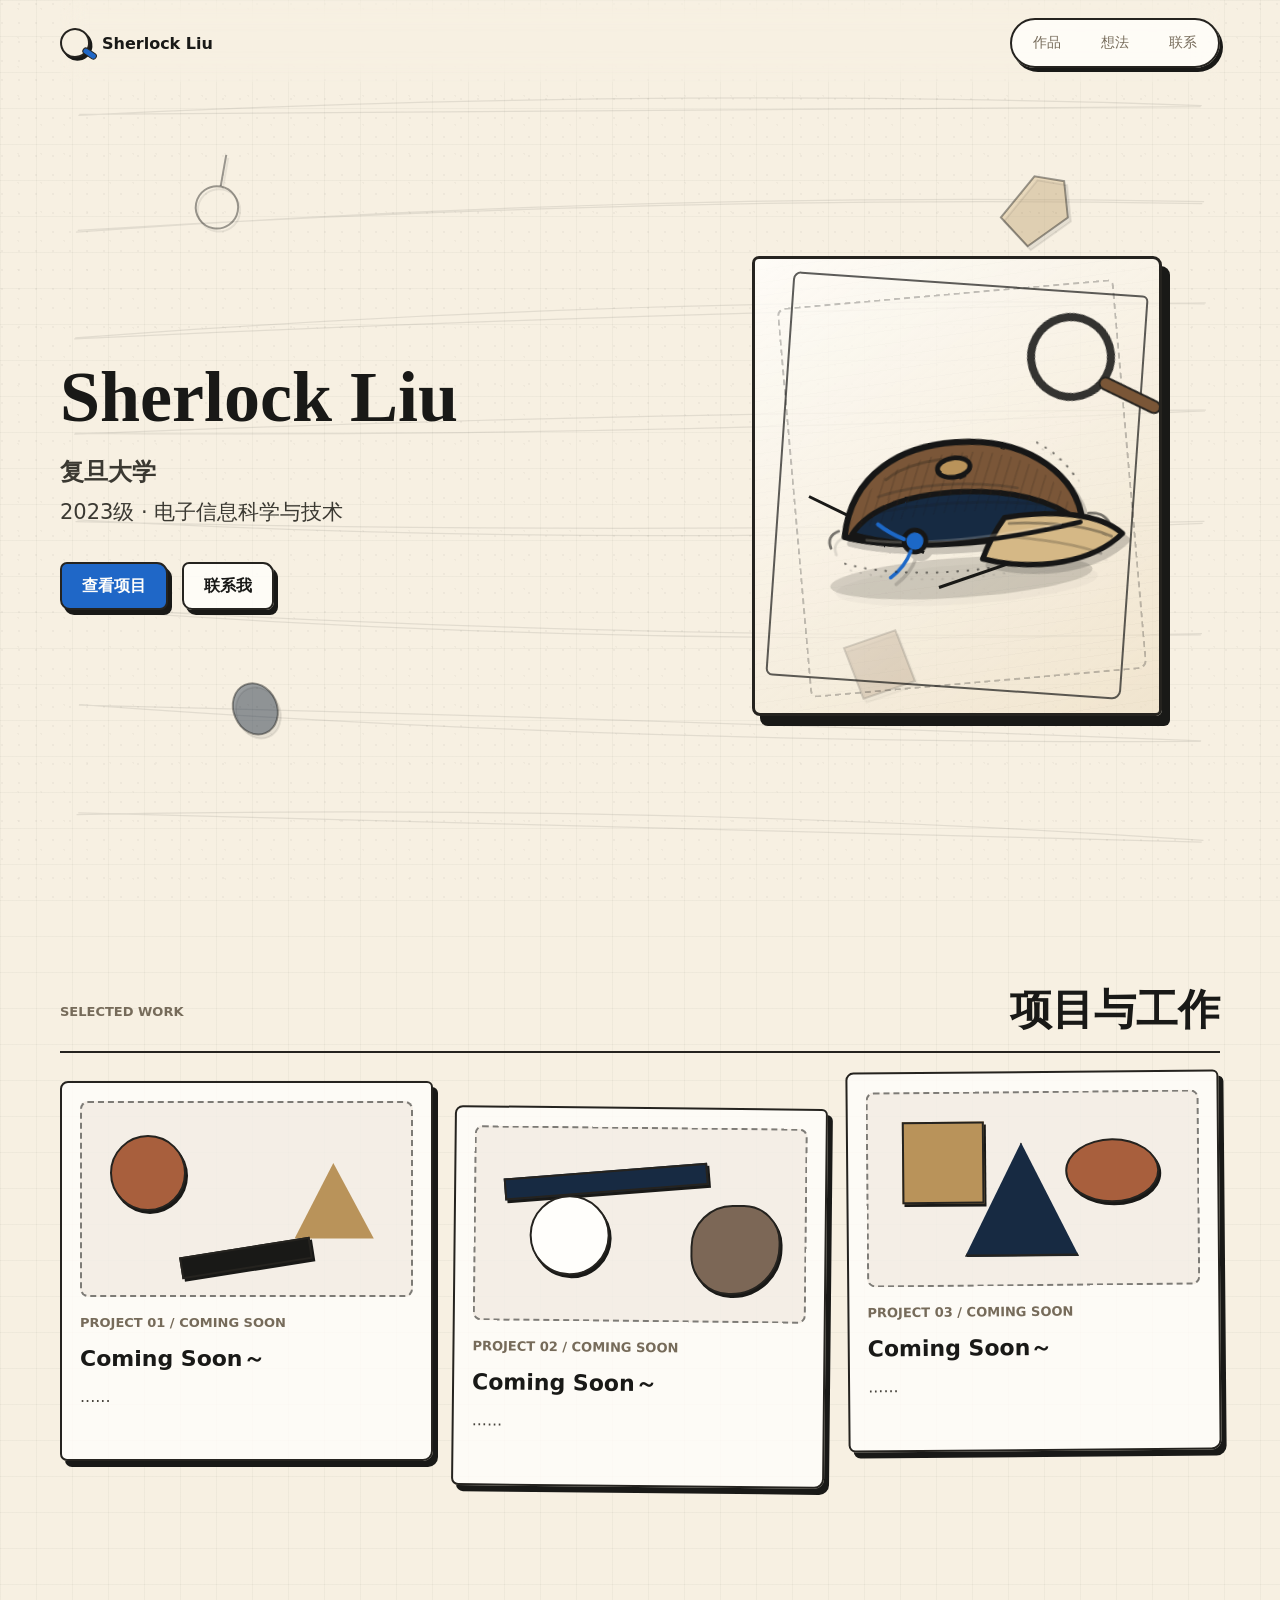
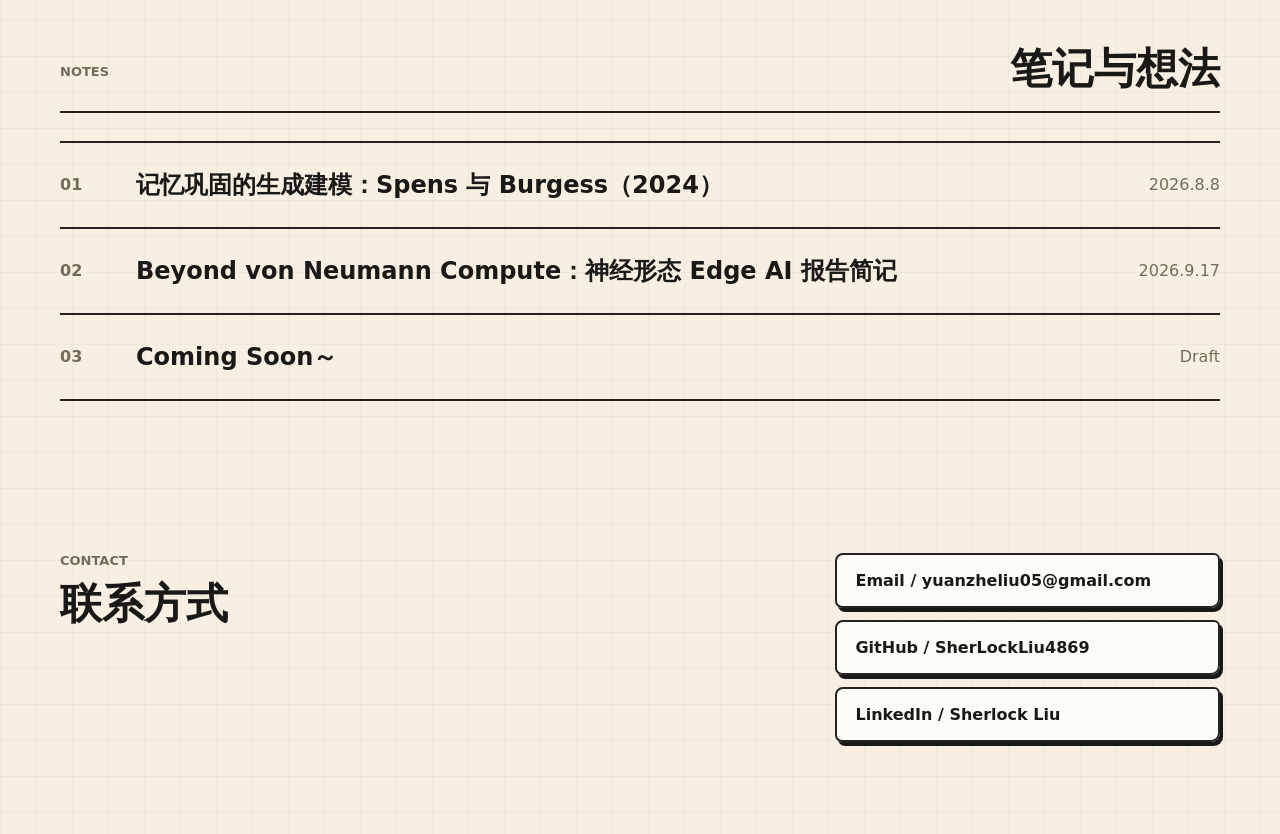
<file: index.html>
<!doctype html>
<html lang="zh-CN">
  <head>
    <meta charset="utf-8">
    <meta name="viewport" content="width=device-width, initial-scale=1">
    <title>Sherlock Liu | Personal Website</title>
    <meta name="description" content="Sherlock Liu 的个人网站：作品、想法和正在进行的实验。">
    <link rel="stylesheet" href="./styles.css">
  </head>
  <body>
    <canvas id="motion-field" aria-hidden="true"></canvas>
    <div class="grain" aria-hidden="true"></div>

    <header class="site-header">
      <a class="brand" href="#top" aria-label="回到首页">
        <span class="brand-mark" aria-hidden="true"></span>
        <span>Sherlock Liu</span>
      </a>
      <nav class="nav-links" aria-label="主导航">
        <a href="#work">作品</a>
        <a href="#notes">想法</a>
        <a href="#contact">联系</a>
      </nav>
    </header>

    <main id="top">
      <section class="hero section-band" aria-labelledby="hero-title">
        <div class="hero-copy">
          <h1 id="hero-title">Sherlock Liu</h1>
          <p class="hero-profile">
            <strong>复旦大学</strong>
            <span>2023级 · 电子信息科学与技术</span>
          </p>
          <div class="hero-actions">
            <a class="button primary" href="#work">查看项目</a>
            <a class="button ghost" href="#contact">联系我</a>
          </div>
        </div>

        <div class="portrait-stage" aria-label="复古手绘个人标识插图">
          <div class="sketch-card" role="button" tabindex="0" aria-label="触发个人标识动画">
            <div class="magnifier"></div>
            <div class="hand-line line-a"></div>
            <div class="hand-line line-b"></div>
            <div class="detective-object">
              <img class="detective-hat-asset" src="./assets/detective-cap.svg" alt="手绘复古侦探帽">
            </div>
          </div>
        </div>
      </section>

      <section class="section-band work" id="work" aria-labelledby="work-title">
        <div class="section-heading">
          <p class="eyebrow">Selected Work</p>
          <h2 id="work-title">项目与工作</h2>
        </div>
        <div class="work-grid">
          <article class="work-item">
            <div class="work-figure figure-one" aria-hidden="true">
              <span></span><span></span><span></span>
            </div>
            <div>
              <p class="meta">Project 01 / Coming Soon</p>
              <h3>Coming Soon～</h3>
              <p>......</p>
            </div>
          </article>
          <article class="work-item">
            <div class="work-figure figure-two" aria-hidden="true">
              <span></span><span></span><span></span>
            </div>
            <div>
              <p class="meta">Project 02 / Coming Soon</p>
              <h3>Coming Soon～</h3>
              <p>......</p>
            </div>
          </article>
          <article class="work-item">
            <div class="work-figure figure-three" aria-hidden="true">
              <span></span><span></span><span></span>
            </div>
            <div>
              <p class="meta">Project 03 / Coming Soon</p>
              <h3>Coming Soon～</h3>
              <p>......</p>
            </div>
          </article>
        </div>
      </section>

      <section class="section-band notes" id="notes" aria-labelledby="notes-title">
        <div class="section-heading">
          <p class="eyebrow">Notes</p>
          <h2 id="notes-title">笔记与想法</h2>
        </div>
        <div class="note-list">
          <a class="note-link" href="./notes/memory-consolidation-generative-model/">
            <span>01</span>
            <strong>记忆巩固的生成建模：Spens 与 Burgess（2024）</strong>
            <em>2026.8.8</em>
          </a>
          <a class="note-link" href="./notes/edge-ai-neuromorphic-talks/">
            <span>02</span>
            <strong>Beyond von Neumann Compute：神经形态 Edge AI 报告简记</strong>
            <em>2026.9.17</em>
          </a>
          <a class="note-link" href="#">
            <span>03</span>
            <strong>Coming Soon～</strong>
            <em>Draft</em>
          </a>
        </div>
      </section>

      <section class="section-band contact" id="contact" aria-labelledby="contact-title">
        <div>
          <p class="eyebrow">Contact</p>
          <h2 id="contact-title">联系方式</h2>
        </div>
        <div class="contact-links">
          <a href="mailto:yuanzheliu05@gmail.com">Email / yuanzheliu05@gmail.com</a>
          <a href="https://github.com/SherLockLiu4869">GitHub / SherLockLiu4869</a>
          <a href="https://www.linkedin.com/in/%E6%BA%90%E5%93%B2-%E5%88%98-233900437/" target="_blank" rel="noopener noreferrer">LinkedIn / Sherlock Liu</a>
        </div>
      </section>
    </main>

    <script src="./script.js"></script>
  </body>
</html>
</file>
<file: styles.css>
:root {
  --paper: #f7f0e2;
  --ink: #191917;
  --muted: #766b5a;
  --line: #25231f;
  --coral: #a85f3d;
  --teal: #243b55;
  --sun: #b9935a;
  --lavender: #7c6756;
  --clue-blue: #1f67c7;
  --deep-blue: #172a42;
  --brown: #7a5637;
  --tan: #d5b886;
  --white: #fffefb;
  --shadow: rgba(25, 25, 23, 0.12);
}

* {
  box-sizing: border-box;
}

html {
  scroll-behavior: smooth;
}

body {
  min-width: 320px;
  margin: 0;
  color: var(--ink);
  background:
    linear-gradient(90deg, rgba(25, 25, 23, 0.035) 1px, transparent 1px),
    linear-gradient(rgba(25, 25, 23, 0.035) 1px, transparent 1px),
    var(--paper);
  background-size: 36px 36px;
  font-family: ui-sans-serif, system-ui, -apple-system, BlinkMacSystemFont, "Segoe UI", sans-serif;
  letter-spacing: 0;
}

a {
  color: inherit;
  text-decoration: none;
}

#motion-field {
  position: fixed;
  inset: 0;
  z-index: -2;
  width: 100%;
  height: 100%;
}

.grain {
  position: fixed;
  inset: 0;
  z-index: -1;
  pointer-events: none;
  opacity: 0.28;
  background-image:
    radial-gradient(circle at 12% 20%, rgba(25, 25, 23, 0.13) 0 1px, transparent 1px),
    radial-gradient(circle at 80% 30%, rgba(25, 25, 23, 0.10) 0 1px, transparent 1px);
  background-size: 17px 19px, 23px 29px;
}

.site-header {
  position: sticky;
  top: 0;
  z-index: 10;
  display: flex;
  align-items: center;
  justify-content: space-between;
  gap: 24px;
  width: min(1160px, calc(100% - 32px));
  margin: 0 auto;
  padding: 18px 0 14px;
  backdrop-filter: blur(12px);
}

.brand,
.nav-links {
  display: flex;
  align-items: center;
  gap: 12px;
}

.brand {
  font-weight: 800;
  font-size: 16px;
}

.brand-mark {
  position: relative;
  width: 30px;
  height: 30px;
  border: 2px solid var(--line);
  border-radius: 50%;
  background: var(--paper);
  box-shadow: 2px 3px 0 var(--ink);
  transform: rotate(-8deg);
}

.brand-mark::after {
  content: "";
  position: absolute;
  right: -8px;
  bottom: -3px;
  width: 14px;
  height: 5px;
  border: 1px solid var(--line);
  border-radius: 999px;
  background: var(--clue-blue);
  transform: rotate(42deg);
}

.nav-links {
  padding: 7px;
  border: 2px solid var(--line);
  border-radius: 999px;
  background: rgba(255, 254, 251, 0.82);
  box-shadow: 3px 4px 0 var(--ink);
}

.nav-links a {
  min-width: 56px;
  padding: 7px 10px;
  border-radius: 999px;
  color: var(--muted);
  font-size: 14px;
  text-align: center;
}

.nav-links a:hover,
.nav-links a:focus-visible {
  color: var(--ink);
  background: rgba(122, 86, 55, 0.14);
}

.section-band {
  width: min(1160px, calc(100% - 32px));
  margin: 0 auto;
  padding: 76px 0;
}

.hero {
  display: grid;
  grid-template-columns: minmax(0, 1.05fr) minmax(320px, 0.95fr);
  align-items: center;
  gap: 54px;
  min-height: calc(100vh - 70px);
  padding-top: 42px;
  padding-bottom: 64px;
}

.eyebrow,
.meta {
  margin: 0 0 14px;
  color: var(--muted);
  font-size: 13px;
  font-weight: 800;
  text-transform: uppercase;
}

h1,
h2,
h3,
p {
  margin-top: 0;
}

h1 {
  max-width: 760px;
  margin-bottom: 22px;
  font-family: ui-serif, Georgia, "Times New Roman", serif;
  font-size: 72px;
  line-height: 0.98;
  font-weight: 900;
  text-shadow:
    0 1px 0 var(--paper),
    1px 0 0 var(--paper),
    -1px 0 0 var(--paper),
    0 -1px 0 var(--paper);
}

h2 {
  margin-bottom: 0;
  font-family: ui-serif, Georgia, "Times New Roman", serif;
  font-size: 42px;
  line-height: 1.08;
}

h3 {
  margin-bottom: 10px;
  font-size: 22px;
}

.hero-profile {
  display: grid;
  gap: 4px;
  max-width: 630px;
  margin-bottom: 0;
  color: #3b3932;
  font-size: 21px;
  line-height: 1.55;
}

.hero-profile strong {
  color: var(--blue);
  font-size: 24px;
}

.hero-actions {
  display: flex;
  flex-wrap: wrap;
  gap: 14px;
  margin-top: 34px;
}

.button {
  display: inline-flex;
  align-items: center;
  justify-content: center;
  min-height: 48px;
  padding: 0 20px;
  border: 2px solid var(--line);
  border-radius: 7px 11px 8px 10px;
  box-shadow: 4px 5px 0 var(--ink);
  font-weight: 800;
  transition: transform 220ms ease, box-shadow 220ms ease;
}

.button:hover,
.button:focus-visible {
  transform: translate(2px, 2px) rotate(-1deg);
  box-shadow: 2px 3px 0 var(--ink);
}

.button.primary {
  background: var(--clue-blue);
  color: var(--white);
}

.button.ghost {
  background: rgba(255, 254, 251, 0.82);
}

.portrait-stage {
  position: relative;
  display: grid;
  place-items: center;
  min-height: 520px;
}

.sketch-card {
  --hat-x: 0px;
  --hat-y: 0px;
  --hat-r: 0deg;
  --mag-x: 0px;
  --mag-y: 0px;
  --mag-r: -16deg;
  position: relative;
  width: min(410px, 100%);
  aspect-ratio: 1 / 1.12;
  border: 3px solid var(--line);
  border-radius: 7px 9px 6px 8px;
  background:
    linear-gradient(145deg, rgba(255, 254, 251, 0.82), rgba(235, 219, 190, 0.54)),
    repeating-linear-gradient(-8deg, rgba(25, 25, 23, 0.045) 0 1px, transparent 1px 13px);
  box-shadow: 8px 10px 0 var(--ink);
  cursor: crosshair;
  outline: none;
  overflow: hidden;
  animation: card-wander 9s cubic-bezier(0.55, 0.02, 0.2, 1) infinite alternate;
}

.sketch-card:focus-visible {
  box-shadow:
    8px 10px 0 var(--ink),
    0 0 0 4px var(--clue-blue);
}

.sketch-card::before,
.sketch-card::after {
  content: "";
  position: absolute;
  inset: 24px;
  border: 2px solid rgba(25, 25, 23, 0.7);
  border-radius: 8px 6px 9px 7px;
  transform: rotate(4deg);
}

.sketch-card::after {
  inset: 34px 28px 28px 38px;
  border-style: dashed;
  border-color: rgba(25, 25, 23, 0.26);
  transform: rotate(-5deg);
}

.magnifier {
  position: absolute;
  right: 44px;
  top: 54px;
  z-index: 3;
  width: 88px;
  height: 88px;
  border: 8px solid rgba(25, 25, 23, 0.88);
  border-radius: 50%;
  transform: rotate(-16deg);
  animation: nonlinear-orbit 6.4s cubic-bezier(0.77, 0, 0.18, 1) infinite alternate;
}

.sketch-card.is-tracking .magnifier {
  transform: translate3d(var(--mag-x), var(--mag-y), 0) rotate(var(--mag-r));
  transition: transform 520ms cubic-bezier(0.18, 0.89, 0.32, 1.28);
  animation: none;
}

.magnifier::after {
  content: "";
  position: absolute;
  right: -44px;
  bottom: -24px;
  width: 64px;
  height: 10px;
  border: 2px solid var(--line);
  border-radius: 999px;
  background: var(--brown);
  transform: rotate(42deg);
}

.detective-object {
  position: absolute;
  left: 50%;
  top: 57%;
  z-index: 2;
  width: min(360px, 88%);
  aspect-ratio: 520 / 330;
  transform:
    translate(-50%, -50%)
    translate3d(var(--hat-x), var(--hat-y), 0)
    rotate(calc(-4deg + var(--hat-r)));
  transition: transform 620ms cubic-bezier(0.16, 1, 0.3, 1);
}

.hand-line {
  position: absolute;
}

.detective-hat-asset {
  display: block;
  width: 100%;
  height: auto;
  filter: drop-shadow(5px 7px 0 rgba(25, 25, 23, 0.2));
  transform-origin: 48% 58%;
  user-select: none;
  -webkit-user-drag: none;
}

.sketch-card.is-investigating {
  box-shadow:
    8px 10px 0 var(--ink),
    0 0 0 4px rgba(31, 103, 199, 0.45);
  animation:
    card-wander 9s cubic-bezier(0.55, 0.02, 0.2, 1) infinite alternate,
    clue-card-flash 920ms cubic-bezier(0.16, 1, 0.3, 1);
}

.sketch-card.is-investigating .detective-hat-asset {
  animation: clue-hat-asset 920ms cubic-bezier(0.16, 1, 0.3, 1);
}

.hand-line {
  height: 3px;
  background: var(--ink);
  transform-origin: left center;
}

.line-a {
  right: 50px;
  bottom: 124px;
  width: 170px;
  transform: rotate(-19deg);
}

.line-b {
  left: 54px;
  top: 236px;
  width: 128px;
  transform: rotate(26deg);
}

.section-heading {
  display: flex;
  align-items: end;
  justify-content: space-between;
  gap: 28px;
  margin-bottom: 28px;
  border-bottom: 2px solid var(--line);
  padding-bottom: 18px;
}

.work-grid {
  display: grid;
  grid-template-columns: repeat(3, minmax(0, 1fr));
  gap: 20px;
}

.work-item {
  display: grid;
  gap: 18px;
  min-height: 380px;
  padding: 18px;
  border: 2px solid var(--line);
  border-radius: 8px 6px 10px 7px;
  background: rgba(255, 254, 251, 0.78);
  box-shadow: 5px 6px 0 var(--ink);
  transition: transform 280ms cubic-bezier(0.2, 0.9, 0.3, 1.25);
}

.work-item:nth-child(2) {
  transform: translateY(26px) rotate(0.6deg);
}

.work-item:nth-child(3) {
  transform: translateY(-10px) rotate(-0.5deg);
}

.work-item:hover {
  transform: translateY(-6px) rotate(-1deg);
}

.work-item:nth-child(2):hover,
.work-item:nth-child(3):hover {
  transform: translateY(-6px) rotate(-1deg);
}

.work-item p:not(.meta) {
  color: #45423b;
  line-height: 1.65;
}

.work-figure {
  position: relative;
  min-height: 180px;
  border: 2px dashed rgba(25, 25, 23, 0.54);
  border-radius: 8px;
  overflow: hidden;
  background: rgba(122, 86, 55, 0.08);
}

.work-figure span {
  position: absolute;
  display: block;
  border: 2px solid var(--line);
  box-shadow: 2px 3px 0 var(--ink);
  animation: float-piece 6s cubic-bezier(0.65, 0, 0.2, 1) infinite alternate;
}

.figure-one span:nth-child(1) {
  left: 28px;
  top: 32px;
  width: 76px;
  height: 76px;
  border-radius: 50%;
  background: var(--coral);
}

.figure-one span:nth-child(2) {
  right: 34px;
  top: 56px;
  width: 88px;
  height: 88px;
  background: var(--sun);
  clip-path: polygon(50% 4%, 96% 90%, 6% 90%);
  animation-delay: -2s;
}

.figure-one span:nth-child(3) {
  left: 98px;
  bottom: 26px;
  width: 132px;
  height: 22px;
  background: var(--ink);
  transform: rotate(-9deg);
  animation-delay: -3s;
}

.figure-two span:nth-child(1) {
  left: 28px;
  top: 42px;
  width: 62%;
  height: 22px;
  background: var(--deep-blue);
  transform: rotate(-5deg);
}

.figure-two span:nth-child(2) {
  right: 24px;
  bottom: 26px;
  width: 90px;
  height: 90px;
  border-radius: 47% 41% 55% 43%;
  background: var(--lavender);
  animation-delay: -1.5s;
}

.figure-two span:nth-child(3) {
  left: 54px;
  bottom: 44px;
  width: 80px;
  height: 80px;
  border-radius: 50%;
  background: var(--white);
  animation-delay: -2.7s;
}

.figure-three span:nth-child(1) {
  left: 34px;
  top: 28px;
  width: 82px;
  height: 82px;
  background: var(--sun);
}

.figure-three span:nth-child(2) {
  right: 38px;
  top: 46px;
  width: 94px;
  height: 64px;
  border-radius: 50%;
  background: var(--coral);
  animation-delay: -1.2s;
}

.figure-three span:nth-child(3) {
  left: 96px;
  bottom: 28px;
  width: 114px;
  height: 114px;
  background: var(--deep-blue);
  clip-path: polygon(50% 0, 100% 100%, 0 100%);
  animation-delay: -2.6s;
}

.notes {
  padding-top: 110px;
}

.note-list {
  border-top: 2px solid var(--line);
}

.note-link {
  display: grid;
  grid-template-columns: 56px minmax(0, 1fr) 110px;
  align-items: center;
  gap: 20px;
  min-height: 86px;
  border-bottom: 2px solid var(--line);
}

.note-link span {
  color: var(--muted);
  font-weight: 900;
}

.note-link strong {
  font-size: 24px;
}

.note-link em {
  color: var(--muted);
  font-style: normal;
  text-align: right;
}

.note-link:hover strong,
.note-link:focus-visible strong {
  text-decoration: underline;
  text-decoration-thickness: 2px;
  text-underline-offset: 7px;
}

.contact {
  display: grid;
  grid-template-columns: minmax(0, 1fr) minmax(260px, 0.52fr);
  gap: 36px;
  align-items: start;
  padding-bottom: 92px;
}

.contact-links {
  display: grid;
  gap: 12px;
}

.contact-links a {
  padding: 16px 18px;
  border: 2px solid var(--line);
  border-radius: 8px 6px 9px 7px;
  background: rgba(255, 254, 251, 0.82);
  box-shadow: 3px 4px 0 var(--ink);
  font-weight: 800;
}

.contact-links a:hover,
.contact-links a:focus-visible {
  transform: rotate(-1deg);
}

.article-shell {
  width: min(900px, calc(100% - 32px));
  margin: 0 auto;
  padding: 64px 0 110px;
}

.article-back {
  display: inline-block;
  margin-bottom: 54px;
  color: var(--muted);
  font-size: 14px;
  font-weight: 800;
  border-bottom: 2px solid transparent;
}

.article-back:hover,
.article-back:focus-visible {
  color: var(--ink);
  border-color: var(--clue-blue);
}

.article-header {
  padding-bottom: 40px;
  border-bottom: 3px solid var(--line);
}

.article-header h1 {
  max-width: 860px;
  margin-bottom: 24px;
  font-size: 56px;
  line-height: 1.08;
}

.article-deck {
  max-width: 760px;
  margin-bottom: 24px;
  color: #3b3932;
  font-size: 20px;
  line-height: 1.7;
}

.article-tags {
  display: flex;
  flex-wrap: wrap;
  gap: 6px 10px;
  margin: 0;
  padding: 0;
  color: var(--muted);
  font-size: 13px;
  font-weight: 800;
  list-style: none;
}

.article-tags li:not(:last-child)::after {
  content: " /";
  margin-left: 10px;
  color: var(--clue-blue);
}

.article-content {
  padding-top: 48px;
  color: #302e29;
  font-size: 18px;
  line-height: 1.85;
}

.article-content h2 {
  margin: 68px 0 20px;
  padding-top: 12px;
  border-top: 2px solid rgba(37, 35, 31, 0.24);
  font-size: 34px;
  line-height: 1.25;
}

.article-content h3 {
  margin: 44px 0 16px;
  font-size: 24px;
}

.article-content p,
.article-content ul,
.article-content ol,
.article-content blockquote,
.article-content table {
  margin-bottom: 24px;
}

.article-content li + li {
  margin-top: 8px;
}

.article-content a {
  color: var(--clue-blue);
  text-decoration: underline;
  text-decoration-thickness: 1px;
  text-underline-offset: 4px;
  overflow-wrap: anywhere;
}

.article-content blockquote {
  margin-left: 0;
  padding: 18px 22px;
  border-left: 5px solid var(--brown);
  background: rgba(213, 184, 134, 0.18);
}

.article-content blockquote > :last-child {
  margin-bottom: 0;
}

.article-content img {
  display: block;
  width: 100%;
  height: auto;
  margin: 34px auto 14px;
  border: 2px solid var(--line);
  background: var(--white);
  box-shadow: 5px 6px 0 var(--ink);
}

.article-content em {
  color: var(--muted);
}

.article-content table {
  display: block;
  width: 100%;
  overflow-x: auto;
  border-collapse: collapse;
  background: rgba(255, 254, 251, 0.58);
}

.article-content th,
.article-content td {
  min-width: 120px;
  padding: 12px 14px;
  border: 1px solid rgba(37, 35, 31, 0.38);
  text-align: left;
  vertical-align: top;
}

.article-content th {
  background: rgba(213, 184, 134, 0.28);
}

.article-content .math {
  overflow-x: auto;
  overflow-y: hidden;
}

.article-content .math.display {
  display: block;
  padding: 8px 0;
}

@keyframes card-wander {
  0% {
    transform: translate3d(0, 0, 0) rotate(-1.4deg);
  }
  38% {
    transform: translate3d(10px, -12px, 0) rotate(1.2deg);
  }
  73% {
    transform: translate3d(-8px, 8px, 0) rotate(-0.4deg);
  }
  100% {
    transform: translate3d(4px, -5px, 0) rotate(1.8deg);
  }
}

@keyframes clue-card-flash {
  0%,
  100% {
    filter: none;
  }
  32% {
    filter: drop-shadow(0 0 12px rgba(31, 103, 199, 0.42));
  }
}

@keyframes clue-hat-asset {
  0%,
  100% {
    filter: drop-shadow(5px 7px 0 rgba(25, 25, 23, 0.2));
    transform: rotate(0deg) scale(1);
  }
  34% {
    filter:
      drop-shadow(5px 7px 0 rgba(25, 25, 23, 0.18))
      drop-shadow(0 0 12px rgba(31, 103, 199, 0.5));
    transform: translate3d(-12px, -18px, 0) rotate(-7deg) scale(1.04);
  }
  68% {
    transform: translate3d(5px, 3px, 0) rotate(2deg) scale(0.99);
  }
}

@keyframes nonlinear-orbit {
  0% {
    transform: translate3d(0, 0, 0) rotate(0);
  }
  28% {
    transform: translate3d(16px, -8px, 0) rotate(19deg);
  }
  51% {
    transform: translate3d(-10px, 14px, 0) rotate(-13deg);
  }
  100% {
    transform: translate3d(8px, -18px, 0) rotate(32deg);
  }
}

@keyframes float-piece {
  0% {
    transform: translate3d(0, 0, 0) rotate(-3deg);
  }
  47% {
    transform: translate3d(8px, -10px, 0) rotate(8deg);
  }
  100% {
    transform: translate3d(-6px, 8px, 0) rotate(-7deg);
  }
}

@media (max-width: 900px) {
  .site-header {
    align-items: flex-start;
  }

  .hero,
  .contact {
    grid-template-columns: 1fr;
  }

  .hero {
    gap: 28px;
    min-height: auto;
  }

  h1 {
    font-size: 52px;
  }

  h2 {
    font-size: 34px;
  }

  .article-header h1 {
    font-size: 48px;
  }

  .portrait-stage {
    min-height: 430px;
  }

  .work-grid {
    grid-template-columns: 1fr;
  }

  .work-item,
  .work-item:nth-child(2),
  .work-item:nth-child(3) {
    transform: none;
  }
}

@media (max-width: 620px) {
  #motion-field {
    opacity: 0.16;
  }

  .site-header {
    position: relative;
    flex-direction: column;
    gap: 14px;
  }

  .nav-links {
    width: 100%;
    justify-content: space-between;
  }

  .nav-links a {
    min-width: 0;
    flex: 1;
  }

  .section-band {
    width: min(100% - 24px, 1160px);
    padding: 54px 0;
  }

  .hero {
    padding-top: 24px;
  }

  h1 {
    font-size: 42px;
    line-height: 1.04;
  }

  .article-shell {
    width: min(100% - 24px, 900px);
    padding: 38px 0 72px;
  }

  .article-back {
    margin-bottom: 36px;
  }

  .article-header {
    padding-bottom: 30px;
  }

  .article-header h1 {
    font-size: 38px;
  }

  .article-deck {
    font-size: 17px;
  }

  .article-content {
    padding-top: 34px;
    font-size: 17px;
  }

  .article-content h2 {
    margin-top: 52px;
    font-size: 28px;
  }

  .article-content img {
    box-shadow: 3px 4px 0 var(--ink);
  }

  .hero-profile {
    font-size: 17px;
  }

  .hero-profile strong {
    font-size: 20px;
  }

  .portrait-stage {
    min-height: 360px;
  }

  .sketch-card {
    width: min(310px, 96%);
  }

  .detective-object {
    transform: translate(-50%, -50%) rotate(-4deg) scale(0.82);
  }

  .note-link {
    grid-template-columns: 42px minmax(0, 1fr);
    min-height: 100px;
  }

  .note-link em {
    grid-column: 2;
    text-align: left;
  }
}

@media (prefers-reduced-motion: reduce) {
  *,
  *::before,
  *::after {
    scroll-behavior: auto !important;
    animation-duration: 0.01ms !important;
    animation-iteration-count: 1 !important;
    transition-duration: 0.01ms !important;
  }
}
</file>
